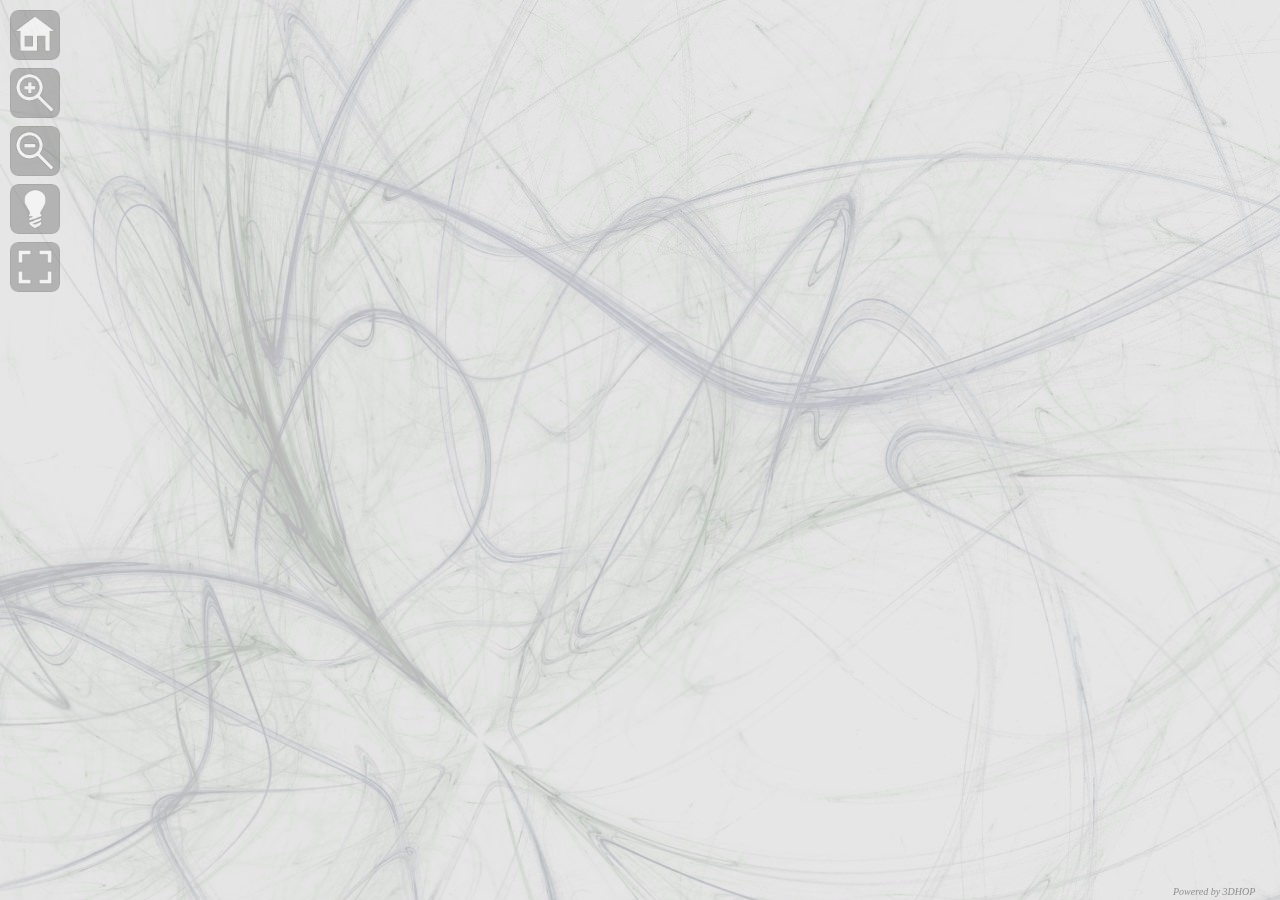
<file: web/index.html>
<!DOCTYPE>
<html xmlns="http://www.w3.org/1999/xhtml" lang="en" xml:lang="en">
<head>
<meta content="charset=UTF-8"/>
<title>3DHOP - 3D Heritage Online Presenter</title>
<!--STYLESHEET-->
<link type="text/css" rel="stylesheet" href="stylesheet/3dhop.css"/>  
<!--SPIDERGL-->
<script type="text/javascript" src="js/spidergl.js"></script>
<!--JQUERY-->
<script type="text/javascript" src="js/jquery.js"></script>
<!--PRESENTER-->
<script type="text/javascript" src="js/presenter.js"></script>
<!--3D MODELS LOADING AND RENDERING-->
<script type="text/javascript" src="js/nexus.js"></script>
<script type="text/javascript" src="js/ply.js"></script>
<!--TRACKBALLS-->
<script type="text/javascript" src="js/trackball_turntable.js"></script>
<script type="text/javascript" src="js/trackball_turntable_pan.js"></script>
<script type="text/javascript" src="js/trackball_pantilt.js"></script>
<script type="text/javascript" src="js/trackball_sphere.js"></script>
<!--UTILITY-->
<script type="text/javascript" src="js/init.js"></script>
</head>
<body>
<div id="3dhop" class="tdhop" onmousedown="if (event.preventDefault) event.preventDefault()"><div id="tdhlg"></div>
 <div id="toolbar">
  <img id="home"     title="Home"                  src="skins/dark/home.png"   /><br/>
  <img id="zoomin"   title="Zoom In"               src="skins/dark/zoomin.png" /><br/>
  <img id="zoomout"  title="Zoom Out"              src="skins/dark/zoomout.png"/><br/>
  <img id="light_on" title="Disable Light Control" src="skins/dark/light_on.png" style="position:absolute; visibility:hidden;"/>
  <img id="light"    title="Enable Light Control"  src="skins/dark/light.png"/><br/>
  <img id="full_on"  title="Exit Full Screen"      src="skins/dark/full_on.png" style="position:absolute; visibility:hidden;"/>
  <img id="full"     title="Full Screen"           src="skins/dark/full.png"   />
 </div>
 <canvas id="draw-canvas" style="background-image: url(skins/backgrounds/light.jpg)"/>
</div>
</body>

<script type="text/javascript">
var presenter = null;

function setup3dhop() { 
	presenter = new Presenter("draw-canvas");

	presenter.setScene({
		meshes: {
			"mesh_1" : { url: "models/gargoyle/gargoyleZ.nxs" }
		},
		modelInstances : {
			"model_1" : { mesh : "mesh_1" }
		},
		trackball: { 
			type : TurnTableTrackball,
			trackOptions : {
				startPhi: 35.0,
				startTheta: 15.0,
				startDistance: 2.5,
				minMaxPhi: [-180, 180],
				minMaxTheta: [-30.0, 70.0],
				minMaxDist: [0.5, 3.0]
			}
		}
	});
}

function actionsToolbar(action) {
	if(action=='home') presenter.resetTrackball(); 
	else if(action=='zoomin') presenter.zoomIn();
	else if(action=='zoomout') presenter.zoomOut(); 
	else if(action=='light' || action=='light_on') { presenter.enableLightTrackball(!presenter.isLightTrackballEnabled()); lightSwitch(); } 
	else if(action=='full'  || action=='full_on') fullscreenSwitch(); 
}

$(document).ready(function(){
	init3dhop();

	setup3dhop();
});
</script>
</html>
</file>
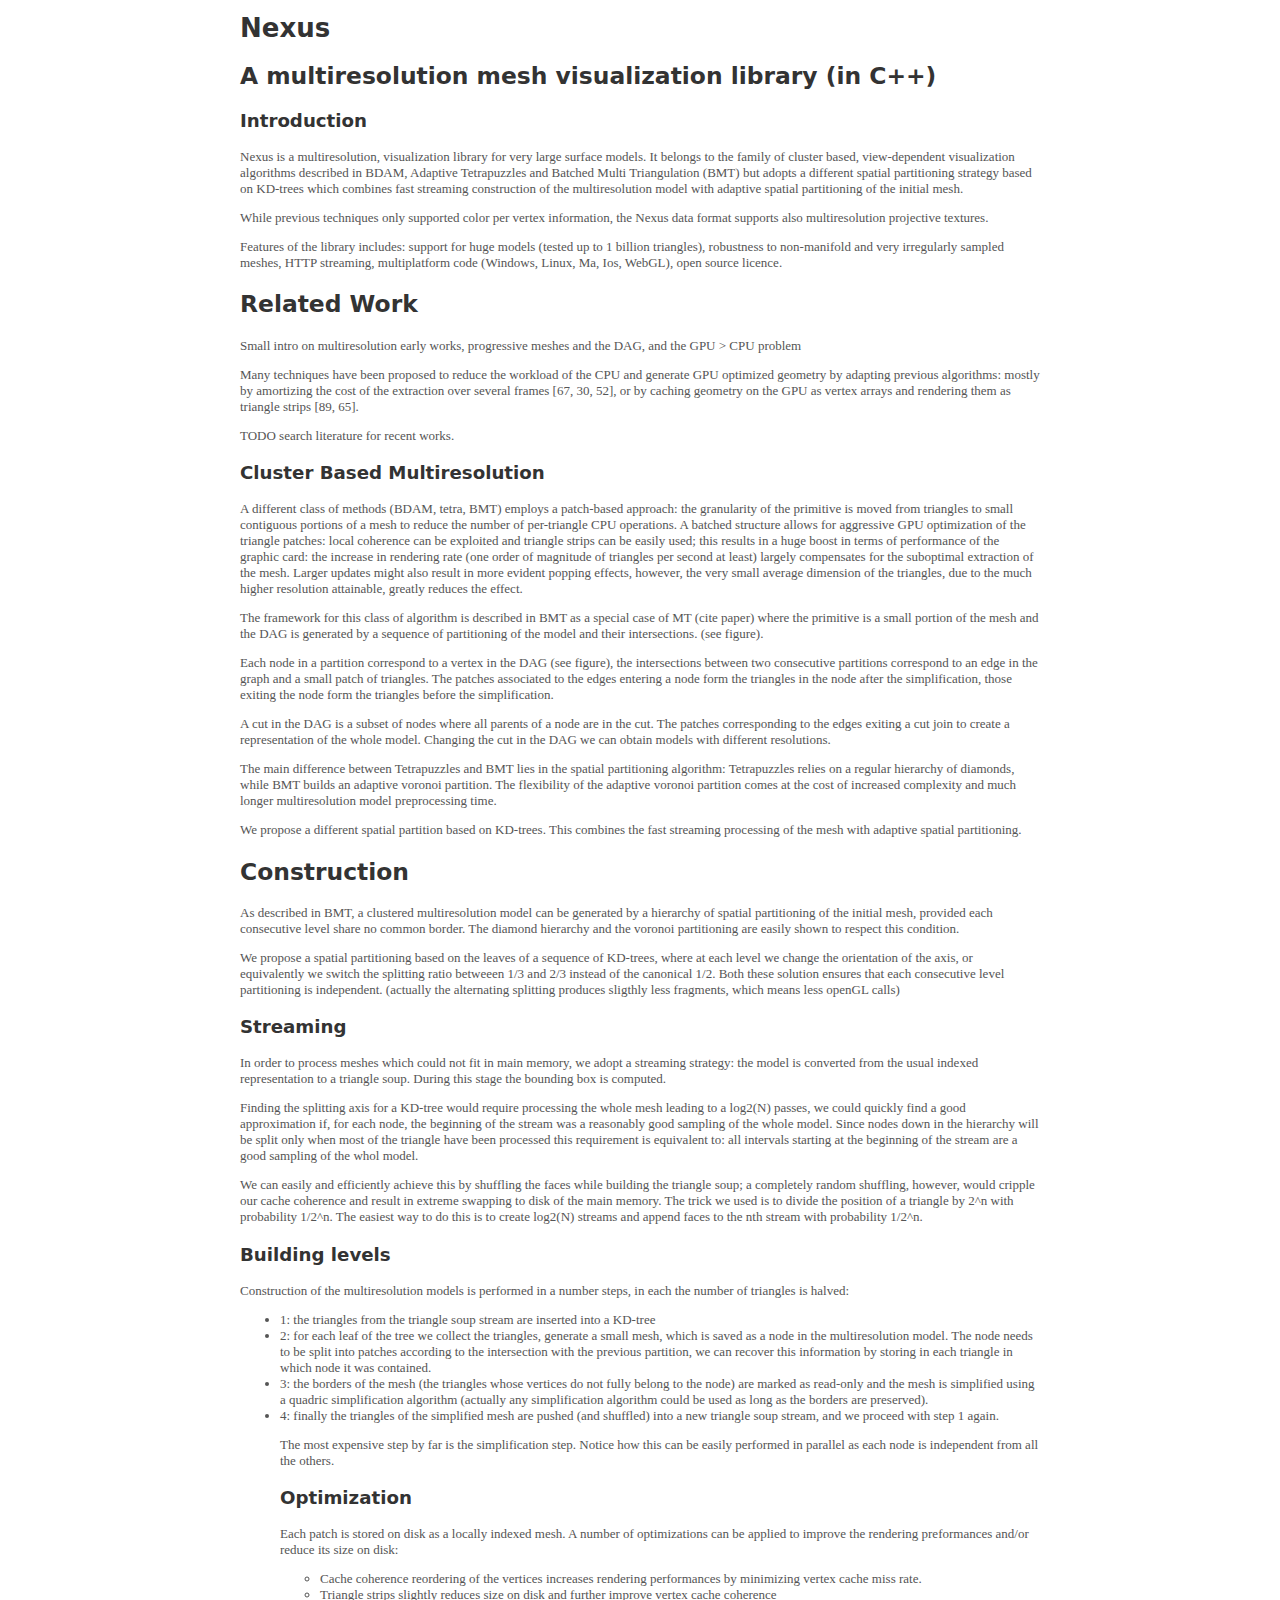
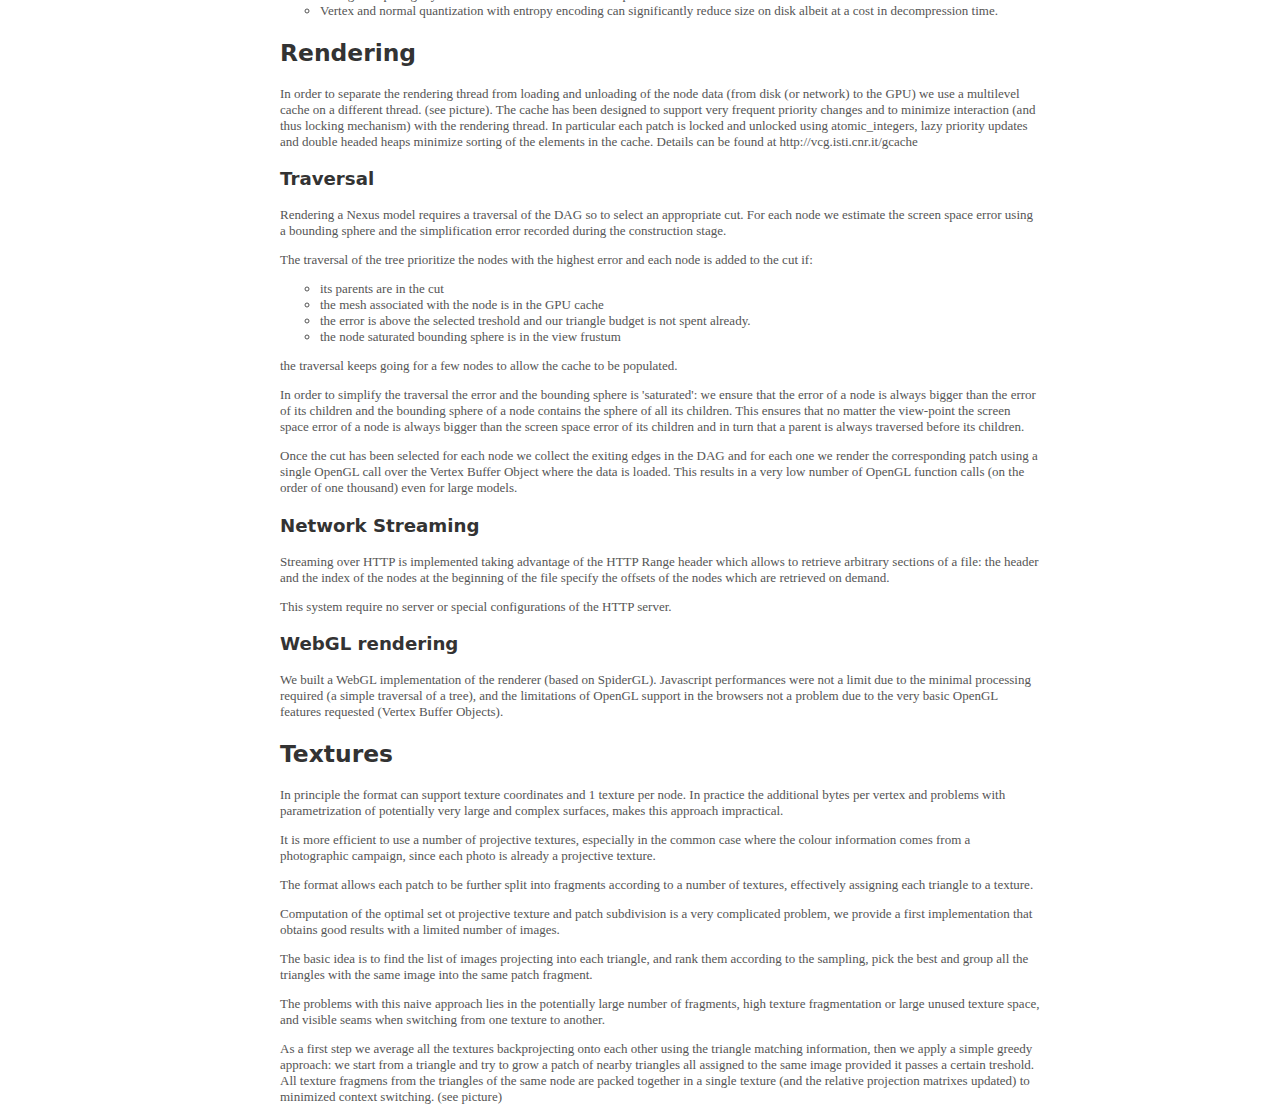
<file: docs/white/technical.html>
<html>
<head>
 <link href="style.css" rel="stylesheet" type="text/css">
</head>

<body>
<h1>Nexus</h1>
<h2>A multiresolution mesh visualization library (in C++)</h1>

<h3>Introduction</h3>
<p>Nexus is a multiresolution, visualization library for very large surface models.
It belongs to the family of cluster based, view-dependent visualization algorithms described in BDAM, Adaptive Tetrapuzzles and Batched Multi Triangulation (BMT) but adopts a different spatial partitioning strategy based on KD-trees which combines fast streaming construction of the multiresolution model with adaptive spatial partitioning of the initial mesh.</p>

<p>While previous techniques only supported color per vertex information, the Nexus data format 
supports also multiresolution projective textures.

<p>Features of the library includes: support for huge models (tested up to 1 billion triangles), 
robustness to non-manifold and very irregularly sampled meshes, HTTP streaming, multiplatform code (Windows, Linux, Ma, Ios, WebGL), 
open source licence.</p>


<h2>Related Work</h2>

<p>Small intro on multiresolution early works, progressive meshes and the DAG, and the GPU > CPU problem</p>

<p>Many techniques have been proposed to reduce the workload of the CPU and generate GPU
optimized geometry by adapting previous algorithms:  mostly by amortizing the cost of the
extraction over several frames [67, 30, 52], or by caching geometry on the GPU as
vertex arrays and rendering them as triangle strips [89, 65].<p>

<p>TODO search literature for recent works.</p>

<h3>Cluster Based Multiresolution</h3>
<p>A different class of methods (BDAM, tetra, BMT) employs a patch-based approach: the granularity of the primitive
is moved from triangles to small contiguous portions of a mesh to reduce the number of per-triangle CPU operations. 
A batched structure allows for aggressive GPU optimization of the
triangle patches: local coherence can be exploited and triangle strips can be easily used; this
results in a huge boost in terms of performance of the graphic card: the increase in rendering rate
(one order of magnitude of triangles per second at least) largely compensates for the suboptimal
extraction of the mesh. Larger updates might also result in more evident popping effects, however,
the very small average dimension of the triangles, due to the much higher resolution attainable,
greatly reduces the effect.</p>

<p>The framework for this class of algorithm is described in BMT as a special case of MT (cite paper) where the primitive
is a small portion of the mesh and the DAG is generated by a sequence of partitioning of the model and their intersections. (see figure).</p>
<p>Each node in a partition correspond to a vertex in the DAG (see figure), the intersections between two consecutive partitions
correspond to an edge in the graph and a small patch of triangles. The patches associated to the edges entering a node form the triangles in the node after the simplification, those exiting the node form the triangles before the simplification.</p>

<p>A cut in the DAG is a subset of nodes where all parents of a node are in the cut. The patches corresponding to the edges exiting a cut join to create a representation of the whole model. Changing the cut in the DAG we can obtain models with different resolutions.</p>

<p>The main difference between Tetrapuzzles and BMT lies in the spatial partitioning algorithm: Tetrapuzzles relies
on a regular hierarchy of diamonds, while BMT builds an adaptive voronoi partition. 
The flexibility of the adaptive voronoi partition comes at the cost
of increased complexity and much longer multiresolution model preprocessing time.</p>

<p>We propose a different spatial partition based on KD-trees. This combines the fast streaming processing
of the mesh with adaptive spatial partitioning.</p>

<h2>Construction</h2>
<p>As described in BMT, a clustered multiresolution model can be generated by a hierarchy of spatial partitioning of the initial mesh, provided
each consecutive level share no common border. The diamond hierarchy and the voronoi partitioning are easily shown to respect this condition.</p>
<p>We propose a spatial partitioning based on the leaves of a sequence of KD-trees, where at each level we change the orientation of the axis, or equivalently we switch the splitting ratio betweeen 1/3 and 2/3 instead of the canonical 1/2. Both these solution ensures that each consecutive level partitioning is independent. (actually the alternating splitting produces sligthly less fragments, which means less openGL calls)</p>


<h3>Streaming</h3>
<p>In order to process meshes which could not fit in main memory, we adopt a streaming strategy:
the model is converted from the usual indexed representation to a triangle soup. During this stage the bounding box is computed.</p>
<p>Finding the splitting axis for a KD-tree would require processing the whole mesh leading to a log2(N) passes, we could quickly find a good approximation if, for each node, the beginning of the stream was a reasonably good sampling of the whole model. Since nodes down in the hierarchy will be split only when most of the triangle have been processed this requirement is equivalent to: all intervals starting at the beginning of the stream are
a good sampling of the whol model.</p>
<p>We can easily and efficiently achieve this by shuffling the faces while building the triangle soup; a completely random shuffling, however, would cripple our cache coherence and result in extreme swapping to disk of the main memory. The trick we used is to divide the position of a triangle by 2^n 
with probability 1/2^n. The easiest way to do this is to create log2(N) streams and append faces to the nth stream with probability 1/2^n.</p>

<h3>Building levels</h3>

<p>Construction of the multiresolution models is performed in a number steps, in each the number of triangles is halved:</p>
<ul>
<li>1: the triangles from the triangle soup stream are inserted into a KD-tree
<li>2: for each leaf of the tree we collect the triangles, generate a small mesh, which is saved as a node in the multiresolution model. The node needs to be split into patches according to the intersection with the previous partition, we can recover this information by storing in each triangle in which node it was contained.
<li>3: the borders of the mesh (the triangles whose vertices do not fully belong to the node) are marked as read-only and the mesh is simplified using a quadric simplification algorithm (actually any simplification algorithm could be used as long as the borders are preserved).
<li>4: finally the triangles of the simplified mesh are pushed (and shuffled) into a new triangle soup stream, and we proceed with step 1 again.
</al>

<p>The most expensive step by far is the simplification step. Notice how this can be easily performed in parallel as each node is independent from all the others.</p>

<h3>Optimization</h3>
<p>Each patch is stored on disk as a locally indexed mesh. A number of optimizations can be applied
to improve the rendering preformances and/or reduce its size on disk:</p>

<ul>
<li>Cache coherence reordering of the vertices increases rendering performances by minimizing vertex cache miss rate.
<li>Triangle strips slightly reduces size on disk and further improve vertex cache coherence
<li>Vertex and normal quantization with entropy encoding can significantly reduce size on disk albeit at a cost in decompression time.
</ul>

<h2>Rendering</h2>

<p>In order to separate the rendering thread from loading and unloading of the node data (from disk (or network) to the GPU) we use a multilevel cache on a different thread. (see picture).
The cache has been designed to support very frequent priority changes and to minimize interaction (and thus locking mechanism) with the rendering thread.
In particular each patch is locked and unlocked using atomic_integers, lazy priority updates and double headed heaps minimize sorting of the elements in the cache. Details can be found at http://vcg.isti.cnr.it/gcache</p>

<h3>Traversal</h3>

<p>Rendering a Nexus model requires a traversal of the DAG so to select an appropriate cut. For each node we estimate the screen space error using a bounding sphere and the simplification error recorded during the construction stage.</p>

<p>The traversal of the tree prioritize the nodes with the highest error and each node is added to the cut if:</p>
<ul>
<li>its parents are in the cut
<li>the mesh associated with the node is in the GPU cache
<li>the error is above the selected treshold and our triangle budget is not spent already.
<li>the node saturated bounding sphere is in the view frustum
</ul>
<p>the traversal keeps going for a few nodes to allow the cache to be populated.</p>

<p>In order to simplify the traversal the error and the bounding sphere is 'saturated': we ensure that the error of a node is always bigger than the error of its children and the bounding sphere of a node contains the sphere of all its children. This ensures that no matter the view-point the screen space error of a node is always bigger than the screen space error of its children and in turn that a parent is always traversed before its children.</p>

<p>Once the cut has been selected for each node we collect the exiting edges in the DAG and for each one we render the corresponding patch using a single OpenGL call over the Vertex Buffer Object where the data is loaded. This results in a very low number of OpenGL function calls (on the order of one thousand) even for large models.</p>

<h3>Network Streaming</h3>
<p>Streaming over HTTP is implemented taking advantage of the HTTP Range header which allows to retrieve arbitrary sections of a file: the header and the index of the nodes at the beginning of the file specify the offsets of the nodes which are retrieved on demand.</p>
<p>This system require no server or special configurations of the HTTP server.</p>

<h3>WebGL rendering</h3>
<p>We built a WebGL implementation of the renderer (based on SpiderGL). Javascript performances were not a limit due to the minimal processing required (a simple traversal of a tree), and the limitations of OpenGL support in the browsers not a problem due to the very basic OpenGL features requested (Vertex Buffer Objects).</p>

<h2>Textures</h2>
<p>In principle the format can support texture coordinates and 1 texture per node. In practice the additional bytes per vertex and problems with parametrization of potentially very large and complex surfaces, makes this approach impractical.</p>
<p>It is more efficient to use a number of projective textures, especially in the common case where the colour information comes from a photographic campaign, since each photo is already a projective texture.</p>
<p>The format allows each patch to be further split into fragments according to a number of textures, effectively assigning each triangle to a texture.</p>

<p>Computation of the optimal set ot projective texture and patch subdivision is a very complicated problem, we provide a first implementation that obtains good results with a limited number of images.</p>

<p>The basic idea is to find the list of images projecting into each triangle, and rank them according to the sampling, pick the best and group all the triangles with the same image into the same patch fragment.</p>
<p>The problems with this naive approach lies in the potentially large number of fragments, high texture fragmentation or large unused texture space, and visible seams when switching from one texture to another.</p>
<p>As a first step we average all the textures backprojecting onto each other using the triangle matching information, then we apply a simple greedy approach: we start from a triangle and try to grow a patch of nearby triangles all assigned to the same image provided it passes a certain treshold. All texture fragmens from the triangles of the same node are packed together in a single texture (and the relative projection matrixes updated) to minimized context switching. (see picture)</p>

</body>
</html>
</file>
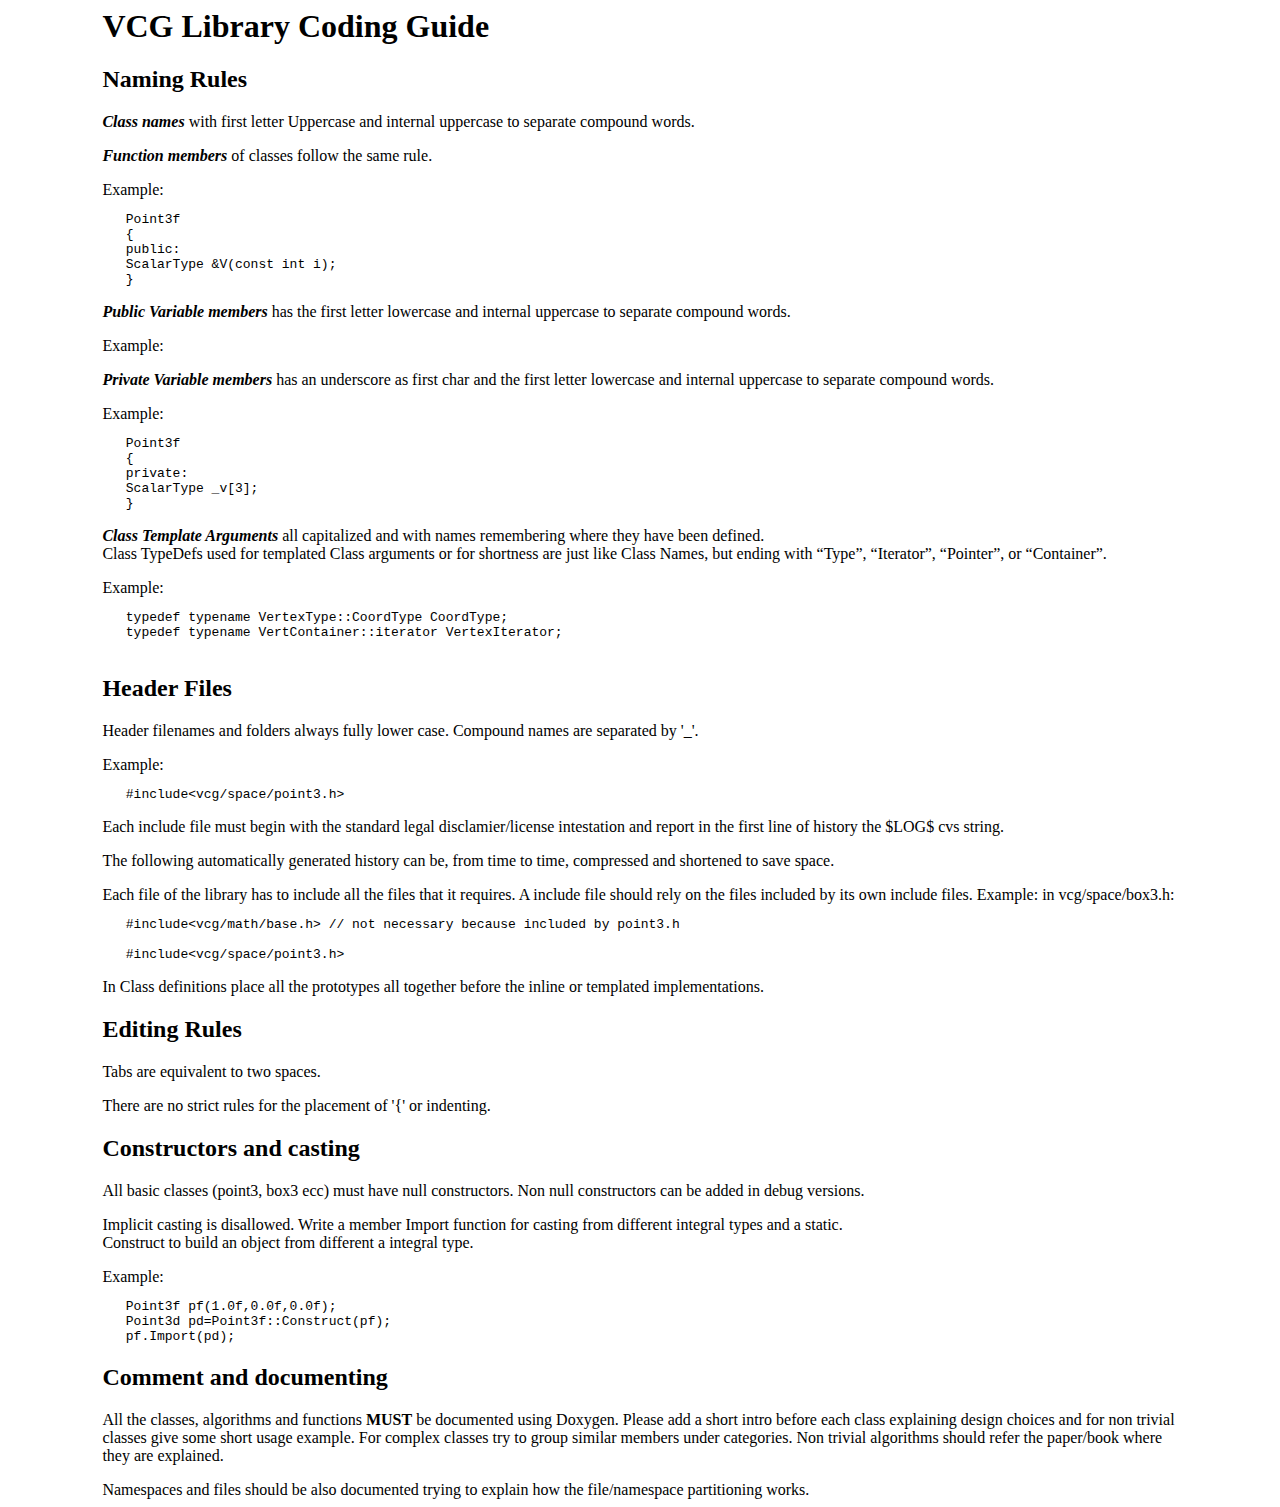
<file: vcglib/docs/StyleGuide.html>
<!DOCTYPE HTML PUBLIC "-//W3C//DTD HTML 4.0 Transitional//EN"> 
<HTML> <HEAD>   
<META HTTP-EQUIV="CONTENT-TYPE" CONTENT="text/html; charset=windows-1252">
<TITLE></TITLE>     
    
<STYLE>     <!--        
        @page { size: 21.59cm 27.94cm; margin: 2cm }    
        body { background-color: #FFFFFF }
        body { margin-left:8%; margin-right:8%; }
        pre { font-family: monospace; }
        P { text-indent: 0em; margin-bottom: 0.21cm }       
        H1.old { margin-bottom: 0.21cm }        
        H1.old { font-family: "Arial", sans-serif; font-size: 16pt }

    H2.old { margin-bottom: 0.21cm }        
    H2.old { font-family: "Arial", sans-serif; font-size: 14pt; font-style: italic } 
    P.old { text-indent: 1.01cm; margin-bottom: 0cm; }      
-->     </STYLE> 
</HEAD> 
<BODY LANG="en-US" DIR="LTR"> 
<H1 >VCG Library Coding Guide</H1>
<H2 >Naming Rules</H2> 
<P><B><I>Class names</I></B> with first letter Uppercase and internal
uppercase to separate compound words.</P>  

<P><B><I>Function members</I></B> of classes follow the same rule.</P> 

<P>Example:</P> 

<pre>
   Point3f
   {
   public: 
   ScalarType &amp;V(const int i);
   }
</pre>

<P><B><I>Public Variable members</I></B> has the first letter
lowercase and internal uppercase to separate compound words.</P> 

<P>Example:</P> 

<pre></pre>

<P><B><I>Private Variable members</I></B> has an underscore as first char and
the first letter lowercase and internal uppercase to separate compound
words.</P> 

<P>Example:</P> 

<pre>
   Point3f
   {
   private:
   ScalarType _v[3];
   }
</pre>

<P><B><I>Class Template Arguments</I></B> all capitalized and with names
remembering where they have been defined.<br>
Class TypeDefs used for templated Class arguments or for shortness are just like Class Names,
but ending with &ldquo;Type&rdquo;, &ldquo;Iterator&rdquo;,  &ldquo;Pointer&rdquo;, or &ldquo;Container&rdquo;.</P> 

<P>Example:</P>
<pre>
   typedef typename VertexType::CoordType CoordType;
   typedef typename VertContainer::iterator VertexIterator;
 
</pre>

<H2 >Header Files</H2> 
<P>Header filenames and folders always fully lower case. Compound names
are separated by '_'.</P> 

<P>Example:</P> 

<pre>
   #include&lt;vcg/space/point3.h&gt;
</pre>

<P>Each include file must begin with the standard legal
disclamier/license intestation and report in the first line of history
the $LOG$ cvs string.</P> 

<P>The following automatically generated history can be, from time to
time, compressed and shortened to save space.</P> 

<P>Each file of the library has to include all the files that it
requires. A include file should rely on the files included by its own
include files. Example: in vcg/space/box3.h:</P>

<pre>
   #include&lt;vcg/math/base.h&gt; // not necessary because included by point3.h

   #include&lt;vcg/space/point3.h&gt;  
</pre>

<P>In Class definitions place all the prototypes all together before
the inline or templated implementations.</P> 

<H2 >Editing Rules</H2> 

<P>Tabs are equivalent to two spaces.</P> 

<P>There are no strict rules for the placement of '{' or indenting.</P> 

<H2 >Constructors and casting</H2> 

<P>All basic classes (point3, box3 ecc) must have null
constructors. Non null constructors can be added in debug
versions.</P> 

<P>Implicit casting is disallowed. Write a member Import function for
casting from different integral types and a static.<br>
Construct to build an object from different a integral type.</P>

<P>Example:</P> 

<pre>
   Point3f pf(1.0f,0.0f,0.0f);
   Point3d pd=Point3f::Construct(pf);
   pf.Import(pd);
</pre>

<H2 >Comment and documenting</H2> 
<P>All the classes, algorithms and functions <B>MUST</B> be documented using Doxygen. Please add a short intro before each class explaining design choices and for non trivial classes give some short usage example. For complex classes try to group  similar members under categories. Non trivial algorithms should refer the paper/book where they are explained.</p> 
<P> Namespaces and files should be also documented trying to explain how the file/namespace partitioning works.
</P>
</BODY>
</HTML>
</file>
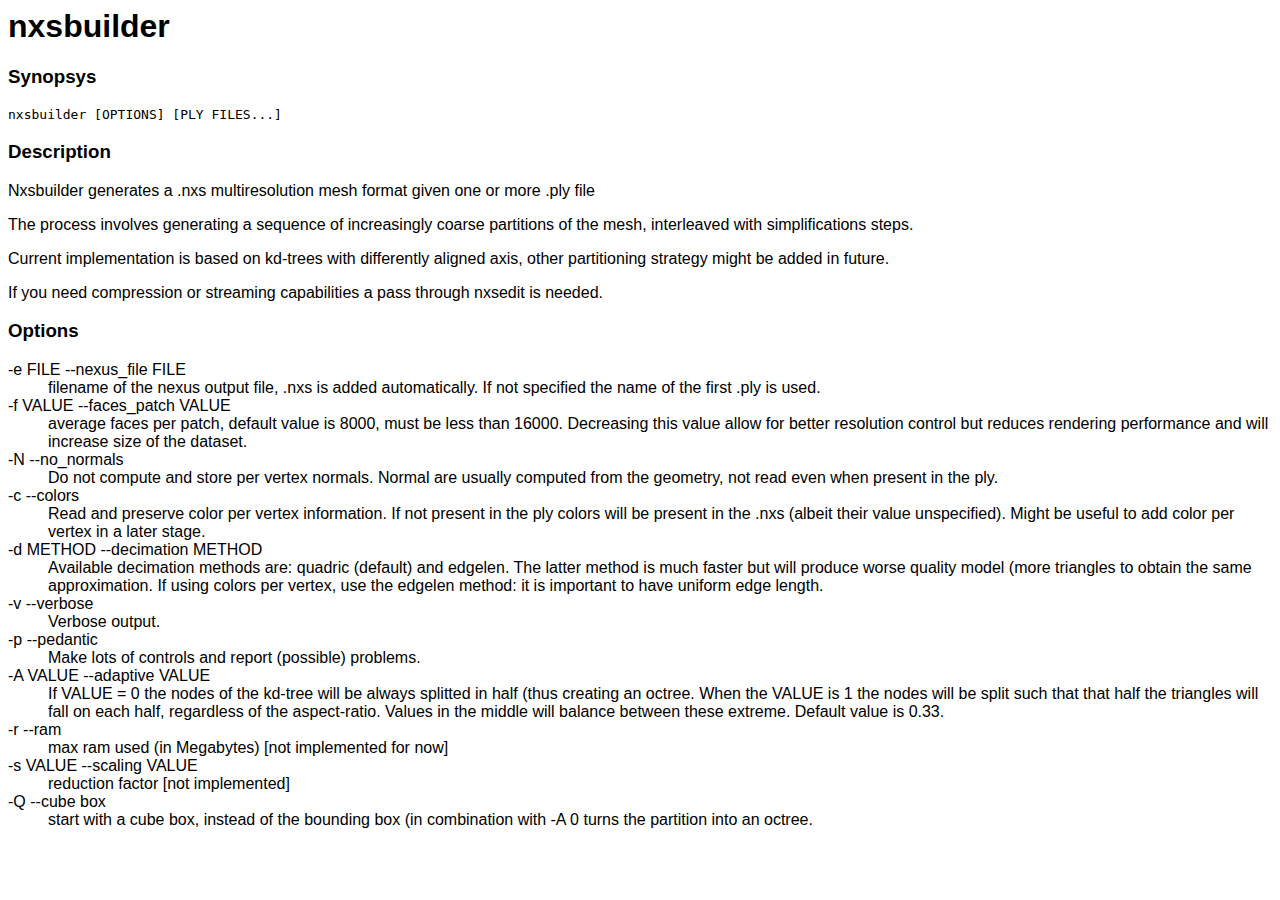
<file: docs/web/man/nxsbuilder.html>
<html>
<head>
 <link href="../css/style.css" rel="stylesheet" type="text/css">
</head>
<body>

<h1>nxsbuilder</h1>

<h3>Synopsys</h3>
<pre>
nxsbuilder [OPTIONS] [PLY FILES...]
</pre>

<h3>Description</h3>
<p>Nxsbuilder generates a .nxs multiresolution mesh format given one or more .ply file</p>
<p>The process involves generating a sequence of increasingly coarse partitions of the mesh, 
interleaved with simplifications steps.</p>
<p>Current implementation is based on kd-trees with differently aligned axis, other
partitioning strategy might be added in future.</p>
<p>If you need compression or streaming capabilities a pass through nxsedit is needed.</p>


<h3>Options</h3>
 <dl>
  <dt>-e FILE --nexus_file FILE</dt>
  <dd>filename of the nexus output file, .nxs is added automatically.
    If not specified the name of the first .ply is used.</dd>

  <dt>-f VALUE --faces_patch VALUE</dt> 
  <dd>average faces per patch, default value is 8000, must be less than 16000.
      Decreasing this value allow for better resolution control but reduces rendering
      performance and will increase size of the dataset.</dd>

  <dt>-N --no_normals</dt> 
  <dd>Do not compute and store per vertex normals. Normal are usually computed from the geometry,
      not read even when present in the ply.
  </dd>

  <dt>-c --colors</dt> 
  <dd>Read and preserve color per vertex information. If not present in the ply colors will 
     be present in the .nxs (albeit their value unspecified). Might be useful to add color per vertex
     in a later stage.</dd>

  <dt>-d METHOD --decimation METHOD</dt>
  <dd>Available decimation methods are: quadric (default) and edgelen. The latter method is much faster but will
    produce worse quality model (more triangles to obtain the same approximation.
    If using colors per vertex, use the edgelen method: it is important to have
    uniform edge length.</dd>

  <dt>-v --verbose</dt> 
  <dd>Verbose output.</dd>

  <dt>-p --pedantic</dt> 
  <dd>Make lots of controls and report (possible) problems.</dd>

  <dt>-A VALUE --adaptive VALUE</dt> 
  <dd>If VALUE = 0 the nodes of the kd-tree will be always splitted in half (thus
      creating an octree. When the VALUE is 1 the nodes will be split such that
      that half the triangles will fall on each half, regardless of the aspect-ratio.
      Values in the middle will balance between these extreme. Default value is 0.33.</dd>

  <dt>-r <val> --ram <val></dt> 
  <dd>max ram used (in Megabytes) [not implemented for now]</dd>

  <dt>-s VALUE --scaling VALUE</dt> 
  <dd>reduction factor [not implemented]</dd>

  <dt>-Q --cube box</dt> 
  <dd>start with a cube box, instead of the bounding box (in combination
     with -A 0 turns the partition into an octree.</dd>         
</dl>

</body>
</html>
</file>
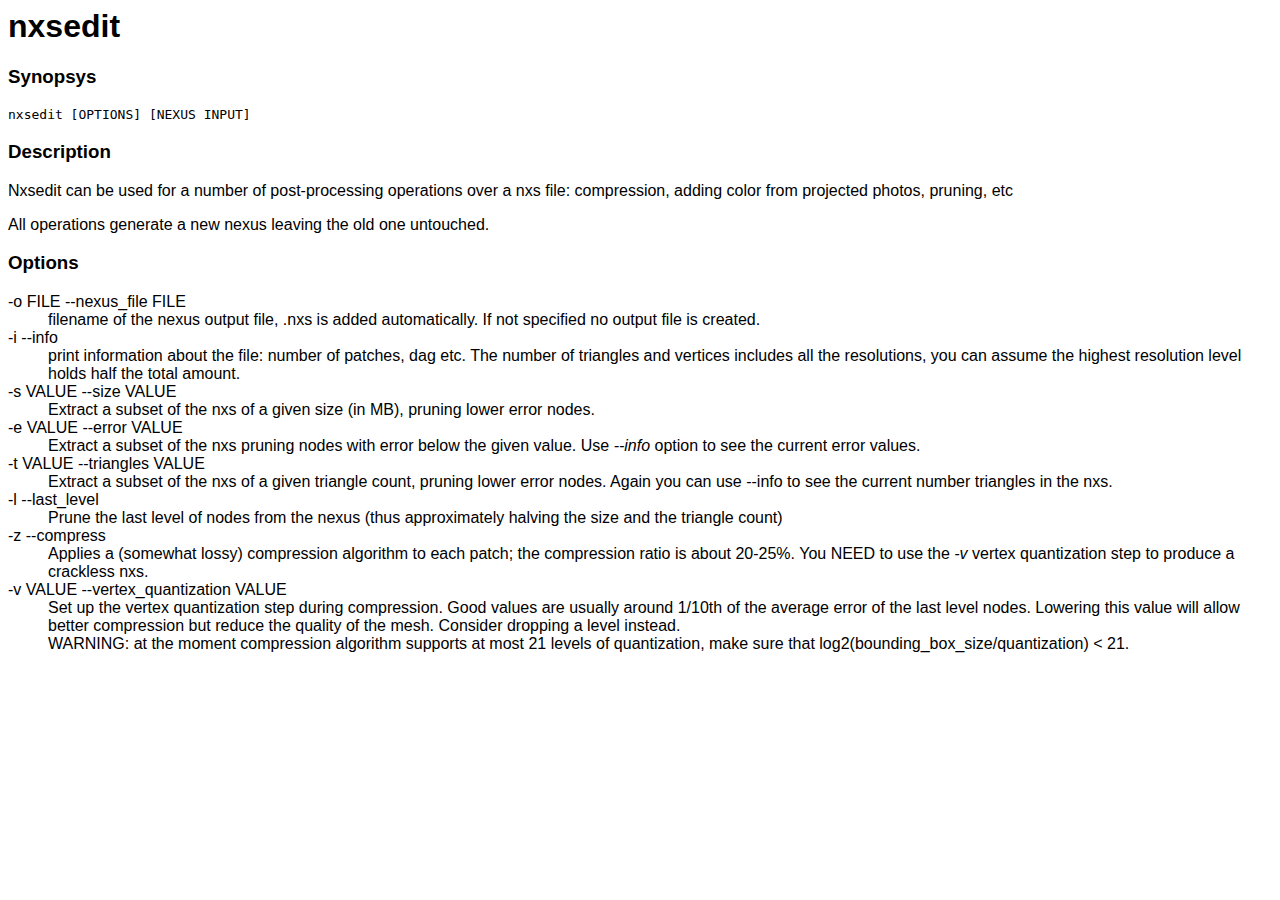
<file: docs/web/man/nxsedit.html>
<html>
<head>
 <link href="../css/style.css" rel="stylesheet" type="text/css">
</head>
<body>

<h1>nxsedit</h1>

<h3>Synopsys</h3>
<pre>
nxsedit [OPTIONS] [NEXUS INPUT]
</pre>

<h3>Description</h3>
<p>Nxsedit can be used for a number of post-processing operations over a nxs file:
compression, adding color from projected photos, pruning, etc</p>
<p>All operations generate a new nexus leaving the old one untouched.</p>

<h3>Options</h3>
 <dl>
  <dt>-o FILE --nexus_file FILE</dt>
  <dd>filename of the nexus output file, .nxs is added automatically.
    If not specified no output file is created.</dd>

  <dt>-i --info</dt> 
  <dd>print information about the file: number of patches, dag etc. The number of
      triangles and vertices includes all the resolutions, you can assume the
      highest resolution level holds half the total amount.
  </dd>

  <dt>-s VALUE --size VALUE</dt> 
  <dd>Extract a subset of the nxs of a given size (in MB), pruning lower error nodes.
  </dd>

  <dt>-e VALUE --error VALUE</dt> 
  <dd>Extract a subset of the nxs pruning nodes with error below the given value.
    Use <em>--info</em> option to see the current error values.
  </dd>
 
  <dt>-t VALUE --triangles VALUE</dt> 
  <dd>Extract a subset of the nxs of a given triangle count, pruning lower error nodes.
    Again you can use --info to see the current number triangles in the nxs.
  </dd>

  <dt>-l --last_level</dt> 
  <dd>Prune the last level of nodes from the nexus (thus approximately halving the
     size and the triangle count)
  </dd>

  <dt>-z --compress</dt> 
  <dd>Applies a (somewhat lossy) compression algorithm to each patch;
      the compression ratio is about 20-25%. You NEED to use the <em>-v</em>
      vertex quantization step to produce a crackless nxs.
  </dd>

  <dt>-v VALUE --vertex_quantization VALUE</dt> 
  <dd>Set up the vertex quantization step during compression. Good values
      are usually around 1/10th of the average error of the last level nodes.
      Lowering this value will allow better compression but reduce the quality
      of the mesh. Consider dropping a level instead.<br/>
      WARNING: at the moment compression algorithm supports at most 21 levels
      of quantization, make sure that log2(bounding_box_size/quantization) &lt; 21.	
  </dd>

</dl>

</body>
</html>
</file>
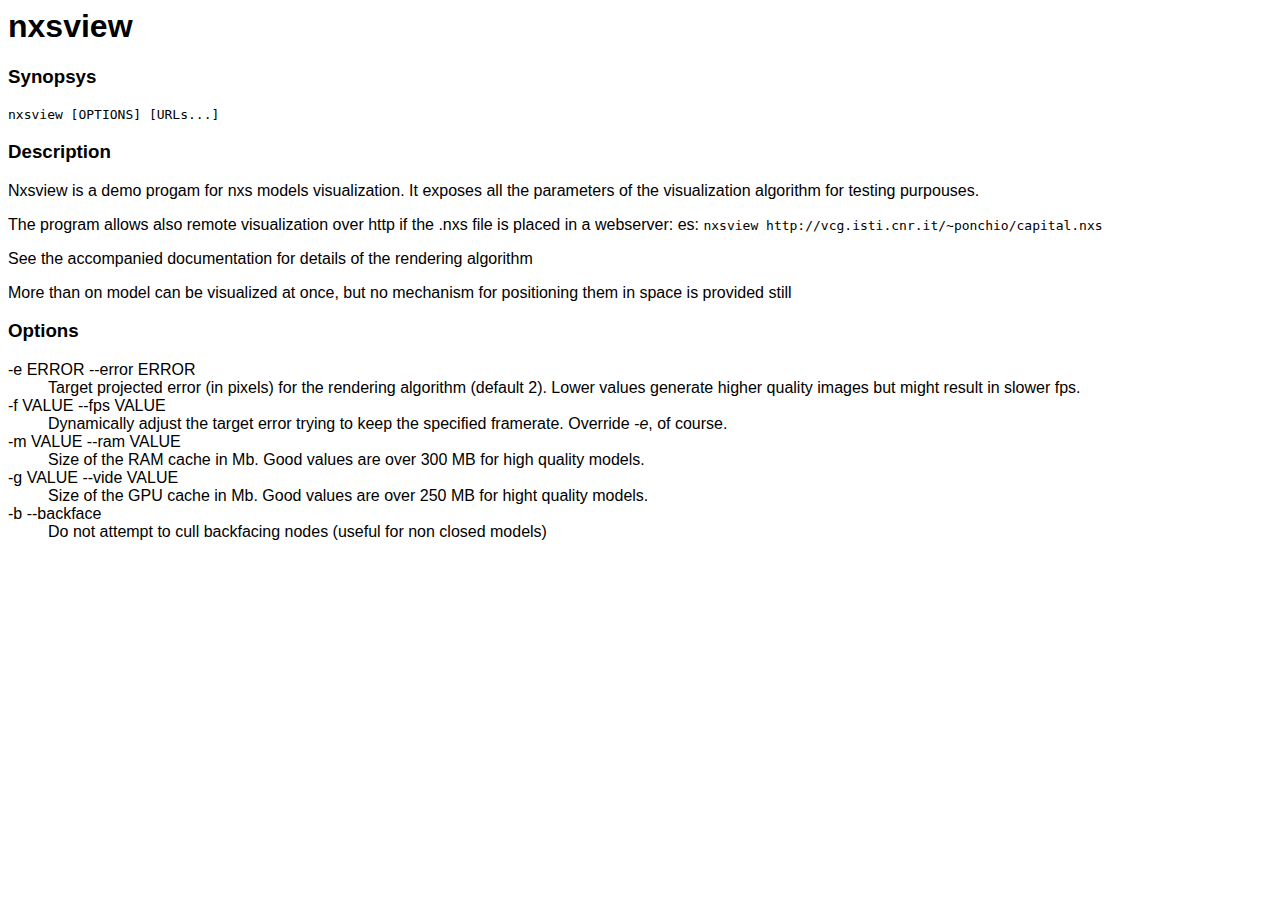
<file: docs/web/man/nxsview.html>
<html>
<head>
 <link href="../css/style.css" rel="stylesheet" type="text/css">
</head>
<body>


<h1>nxsview</h1>

<h3>Synopsys</h3>
<pre>
nxsview [OPTIONS] [URLs...]
</pre>

<h3>Description</h3>
<p>Nxsview is a demo progam for nxs models visualization. It exposes
 all the parameters of the visualization algorithm for testing purpouses.</p>
<p>The program allows also remote visualization over http if the .nxs
file is placed in a webserver: es: <code>nxsview http://vcg.isti.cnr.it/~ponchio/capital.nxs</code></p>
<p>See the accompanied documentation for details of the rendering algorithm</p>
<p>More than on model can be visualized at once, but no mechanism for positioning
them in space is provided still</p>

<h3>Options</h3>
 <dl>
  <dt>-e ERROR --error ERROR</dt>
  <dd>Target projected error (in pixels) for the rendering algorithm (default 2).
      Lower values generate higher quality images but might result in slower fps.
  </dd>

  <dt>-f VALUE --fps VALUE</dt> 
  <dd>Dynamically adjust the target error trying to keep the specified framerate.
      Override <em>-e</em>, of course.
  </dd>

  <dt>-m VALUE --ram VALUE</dt>
  <dd>Size of the RAM cache in Mb. Good values are over 300 MB for high quality models.
  </dd>

  <dt>-g VALUE --vide VALUE</dt> 
  <dd>Size of the GPU cache in Mb. Good values are over 250 MB for hight quality models.</dd>

  <dt>-b --backface</dt>
  <dd>Do not attempt to cull backfacing nodes (useful for non closed models)</dd>
</dl>

</body>
</html>
</file>
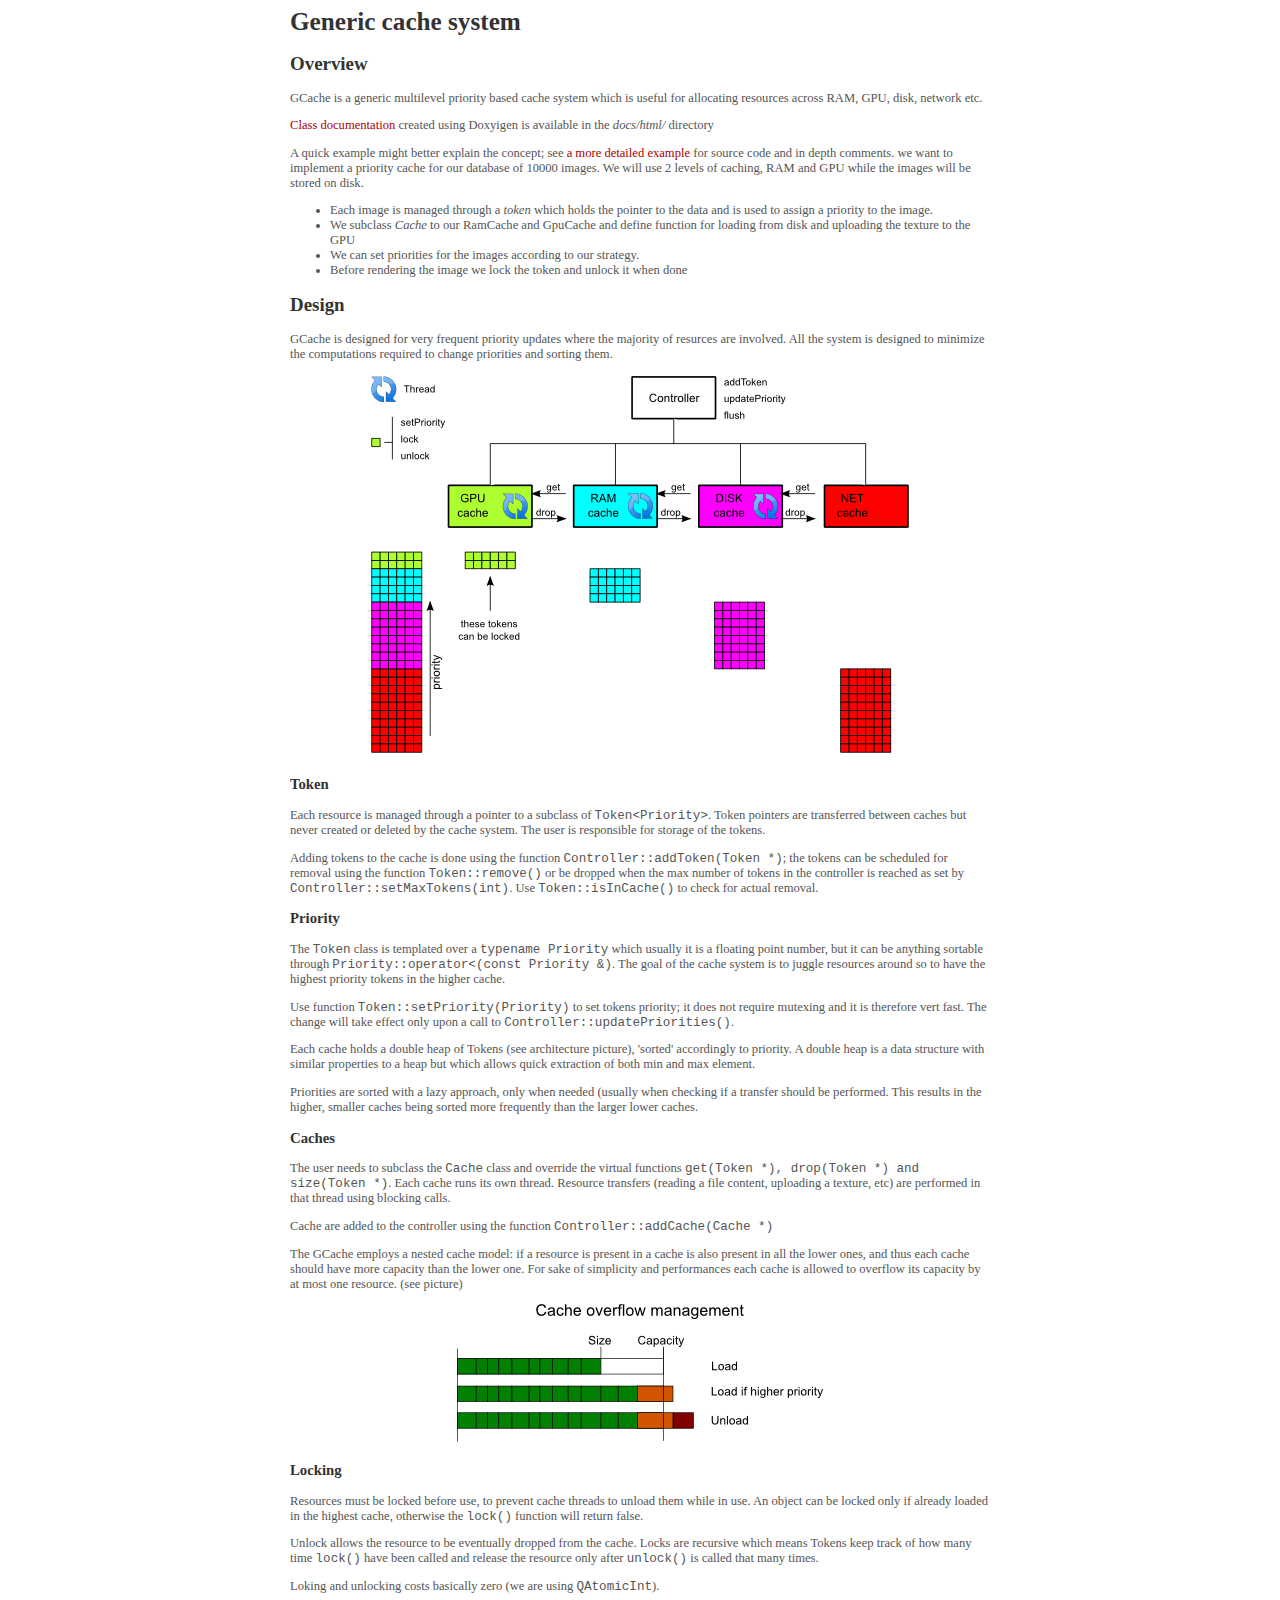
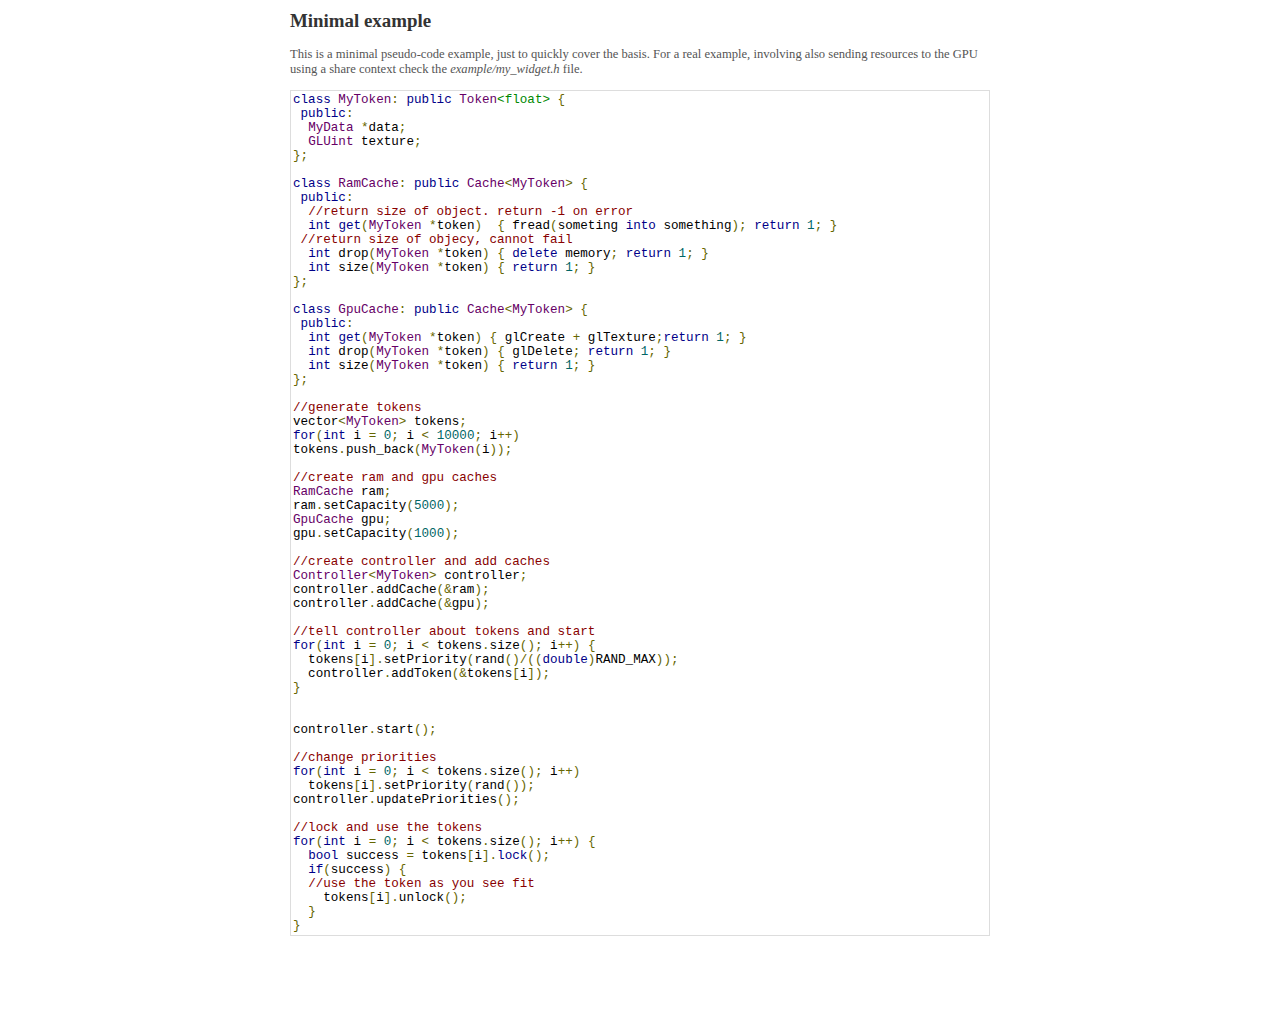
<file: vcglib/wrap/gcache/docs/readme.html>
<html>
<head>
 <link rel="stylesheet" href="css/prettify.css" type="text/css" media="all"/>
 <script type="text/javascript" src="js/prettify.js"></script>
 
<style>
body { background-color:#fff; color: #555; font-family:Verdana; font-size:14px; }
h1, h2, h3 { color:#333; font-family:Trebuchet MS}
a:link, a:visited { text-decoration:none; color:#a00; }
a:hover { text-decoration:none; color:#e00; }

.container { width:700px; margin:auto; font-size:90%;}
.comment { color:#070; }
pre.prettyprint { border:1px solid #ddd;}
</style>

</head>
<body onload="prettyPrint()">
<div class="container" id="page">
<h1>Generic cache system</h1>
<h2>Overview</h2>
<p>
GCache is a generic multilevel priority based cache system which is useful for allocating resources 
across RAM, GPU, disk, network etc.</p>

<p><a href="html/index.html">Class documentation</a> created using Doxyigen is available in the <em>docs/html/</em> directory</p>
<p>A quick example might better explain the concept; see <a href="#example">a more detailed example</a> 
for source code and in depth comments. we want to implement a priority cache for our
database of 10000 images. We will use 2 levels of caching, RAM and GPU while the images will be stored on disk.</p>

<ul>
<li>Each image is managed through a <em>token</em> which holds the pointer to the data and is used to assign a priority
to the image.</li>
<li>We subclass <em>Cache</em> to our RamCache and GpuCache and define function for loading from disk and 
uploading the texture to the GPU</li>
<li>We can set priorities for the images according to our strategy.</li>
<li>Before rendering the image we lock the token and unlock it when done</li>
</ul>



<h2>Design</h2>
<p>GCache is designed for very frequent priority updates where the majority of
resurces are involved. All the system is designed to minimize the computations
required to change priorities and sorting them.</p>

<div style="text-align:center; margin-bottom:20px;">
<img src="img/architecture.png">
</div>

<h3>Token</h3>
<p>Each resource is managed through a pointer to a subclass of <code>Token&lt;Priority&gt;</code>. 
Token pointers are transferred between caches but never created or deleted by the cache system. 
The user is responsible for storage of the tokens. </p>
<p>
Adding tokens to the cache is done using the function <code>Controller::addToken(Token *)</code>; 
the tokens can be scheduled for removal using the function <code>Token::remove()</code> or be dropped 
when the max number of tokens in the controller is reached
as set by <code>Controller::setMaxTokens(int)</code>. Use <code>Token::isInCache()</code> to check 
for actual removal.</p>


<h3>Priority</h3>
<p>The <code>Token</code> class is templated over a <code>typename Priority</code> which usually 
it is a floating point number, but it can be anything sortable through <code>Priority::operator<(const Priority &)</code>.
The goal of the cache system is to juggle resources around so to have the highest priority tokens in the higher cache.</p>

<p>Use function <code>Token::setPriority(Priority)</code> to set tokens priority; it does not require mutexing and it is
therefore vert fast. The change will take effect only upon a call to <code>Controller::updatePriorities()</code>.</p>

<p>Each cache holds a double heap of Tokens (see architecture picture), 'sorted' accordingly to priority. A double heap is a data structure with similar
properties to a heap but which allows quick extraction of both min and max element.</p>

<p>Priorities are sorted with a lazy approach, only when needed (usually when checking if a transfer should be performed. This
results in the higher, smaller caches being sorted more frequently than the larger lower caches.</p>


<h3>Caches</h3>

<p>The user needs to subclass the <code>Cache</code> class and override the virtual functions <code>get(Token *), 
drop(Token *) and size(Token *)</code>. Each cache runs its own thread. Resource transfers (reading a file content, uploading a texture, etc)
 are performed in that thread using blocking calls.</p>

<p>Cache are added to the controller using the function <code>Controller::addCache(Cache *)</code></p>


<p>The GCache employs a nested cache model: if a resource is present in a cache is also present in all the lower ones,
 and thus each cache should have more capacity than the lower one. For sake of simplicity and performances each cache
is allowed to overflow its capacity by at most one resource. (see picture)</p>

<div style="text-align:center; margin-bottom:20px;">
<img src="img/overflow.png">
</div>

<h3>Locking</h3>
<p>Resources must be locked before use, to prevent cache threads to unload them while in use. An object can be locked
only if already loaded in the highest cache, otherwise the <code>lock()</code> function will return false.</p>
<p>Unlock allows the resource to be eventually dropped from the cache. Locks are recursive which means Tokens keep track
of how many time <code>lock()</code> have been called and release the resource only after <code>unlock()</code>
is called that many times.</p>
<p>Loking and unlocking costs basically zero (we are using <code>QAtomicInt</code>).</p>


<h2><a name="example"></a>Minimal example</h2>
<p>This is a minimal pseudo-code example, just to quickly cover the basis. For a real example, involving
also sending resources to the GPU using a share context check the <em>example/my_widget.h</em> file.
</p>

<pre class="prettyprint">
class MyToken: public Token&lt;float&gt; {
 public:
  MyData *data;
  GLUint texture;
};

class RamCache: public Cache&lt;MyToken&gt; {
 public:
  //return size of object. return -1 on error
  int get(MyToken *token)  { fread(someting into something); return 1; } 
 //return size of objecy, cannot fail
  int drop(MyToken *token) { delete memory; return 1; }
  int size(MyToken *token) { return 1; }
};

class GpuCache: public Cache&lt;MyToken&gt; {
 public:
  int get(MyToken *token) { glCreate + glTexture;return 1; }
  int drop(MyToken *token) { glDelete; return 1; }
  int size(MyToken *token) { return 1; }
};

//generate tokens
vector&lt;MyToken&gt; tokens;
for(int i = 0; i &lt; 10000; i++)
tokens.push_back(MyToken(i));

//create ram and gpu caches
RamCache ram;
ram.setCapacity(5000);
GpuCache gpu;
gpu.setCapacity(1000);

//create controller and add caches
Controller&lt;MyToken&gt; controller;
controller.addCache(&ram);
controller.addCache(&gpu);

//tell controller about tokens and start
for(int i = 0; i &lt; tokens.size(); i++) {
  tokens[i].setPriority(rand()/((double)RAND_MAX));
  controller.addToken(&tokens[i]);
}


controller.start();

//change priorities
for(int i = 0; i &lt; tokens.size(); i++)
  tokens[i].setPriority(rand());
controller.updatePriorities();

//lock and use the tokens
for(int i = 0; i &lt; tokens.size(); i++) {
  bool success = tokens[i].lock();
  if(success) {
  //use the token as you see fit
    tokens[i].unlock();
  }
}
</pre>


</div>
</body>
</html>
</file>
<file: web/stylesheet/3dhop.css>
/*
3DHOP - 3D Heritage Online Presenter
Copyright (c) 2014, Marco Callieri - Visual Computing Lab, ISTI - CNR
All rights reserved.    

This program is free software: you can redistribute it and/or modify
it under the terms of the GNU General Public License as published by
the Free Software Foundation, either version 3 of the License, or
(at your option) any later version.

This program is distributed in the hope that it will be useful,
but WITHOUT ANY WARRANTY; without even the implied warranty of
MERCHANTABILITY or FITNESS FOR A PARTICULAR PURPOSE.  See the
GNU General Public License for more details.

You should have received a copy of the GNU General Public License
along with this program.  If not, see <http://www.gnu.org/licenses/>.
*/

body { width:100%; height:100%; margin:0px; }

.tdhop { width:100%; height:100%; position:relative; -webkit-user-select:none; -webkit-touch-callout:none; -khtml-user-select:none; -moz-user-select:none; -ms-user-select:none; user-select:none; touch-action:none; -ms-touch-action:none; -webkit-tap-highlight-color: rgba(0,0,0,0); -webkit-tap-highlight-color: transparent; }

#draw-canvas { background-repeat:no-repeat; background-position:center top; -webkit-background-size:cover; -moz-background-size:cover; -o-background-size:cover; background-size:cover; outline:none; -webkit-user-select:none; -webkit-touch-callout:none; -khtml-user-select:none; -moz-user-select:none; -ms-user-select:none; user-select:none; touch-action:none; -ms-touch-action:none; -webkit-tap-highlight-color: rgba(0,0,0,0); -webkit-tap-highlight-color: transparent; }

#measurebox { visibility:hidden; overflow:hidden; border-radius:5px; right:10; top:10; margin:0; width:105px; height:26px; cursor:default; color:#909090; text-decoration:none; text-align:center; font-family:verdana; font-style:italic; font-size:10px; line-height:13px; position:absolute; -webkit-user-select:none; -webkit-touch-callout:none; -khtml-user-select:none; -moz-user-select:none; -ms-user-select:none; user-select:none; touch-action:none; -ms-touch-action:none; -webkit-tap-highlight-color: rgba(0,0,0,0); -webkit-tap-highlight-color: transparent; }

#measure-output { cursor:text; -webkit-user-select:text; -webkit-touch-callout:text; -khtml-user-select:text; -moz-user-select:text; -ms-user-select:text; user-select:text; }

#toolbar { position:absolute; margin-left:10px; margin-top:10px; -webkit-user-select:none; -webkit-touch-callout:none; -khtml-user-select:none; -moz-user-select:none; -ms-user-select:none; user-select:none; touch-action:none; -ms-touch-action:none; -webkit-tap-highlight-color: rgba(0,0,0,0); -webkit-tap-highlight-color: transparent; }

#toolbar img { margin-bottom:8px; width:50px; height:50px; opacity:0.5; cursor:pointer; -webkit-user-select:none; -webkit-touch-callout:none; -khtml-user-select:none; -moz-user-select:none; -ms-user-select:none; user-select:none; touch-action:none; -ms-touch-action:none; -webkit-tap-highlight-color: rgba(0,0,0,0); -webkit-tap-highlight-color: transparent; }

#tdhlg { overflow:hidden; right:2; bottom:2; width:105px; height:13px; cursor:pointer; color:#909090; text-decoration:none; font-family:verdana; font-style:italic; font-size:10px; line-height:13px; position:absolute; -webkit-user-select:none; -webkit-touch-callout:none; -khtml-user-select:none; -moz-user-select:none; -ms-user-select:none; user-select:none; touch-action:none; -ms-touch-action:none; -webkit-tap-highlight-color: rgba(0,0,0,0); -webkit-tap-highlight-color: transparent; }
</file>
<file: docs/white/style.css>
/* COLORS AND BACKGROUNDS */
body { color: #555; background-color:#fff; }
h1, h2, h3 { color:#333; }
a:link, a:visited { text-decoration:none; color:#a00; }
a:hover { text-decoration:none; color:#e00; }

/* MARGINS AND POSITIONING */

body { width:800px; margin: 0px auto;}
h1 { margin: 0.5em 0em 0.2em 0em; }

/* FONTS */

body { font-family:Verdana; font-size:13px; }
h1, h2, h3 { font-family:Verdana, "Bitstream Vera Sans", "DejaVu Sans", Tahoma, Geneva, Arial, Sans-serif; }
h1 { font-size: 2em; }
h2 { font-size: 1.8em; }
h3 { font-size: 1.4em; }
h4 { font-size: 1.1em; }
</file>
<file: docs/web/css/style.css>
body { font-family: 'Open Sans', 'Verdana', sans-serif;  }
</file>
<file: vcglib/wrap/gcache/docs/css/prettify.css>
.str,.atv{color:#080}
.kwd,.tag{color:#008}
.com{color:#800}
.typ,.atn,.dec{color:#606}
.lit{color:#066}
.pun{color:#660}
.pln{color:#000}
pre.prettyprint{padding:2px;border:1px solid #888}
@media print{.str{color:#060}
.kwd,.tag{color:#006;font-weight:bold}
.com{color:#600;font-style:italic}
.typ{font-weight:bold}
.lit{color:#044}
.pun{color:#440}
.atn,.typ{color:#404}
.atv{color:#060}}
</file>
